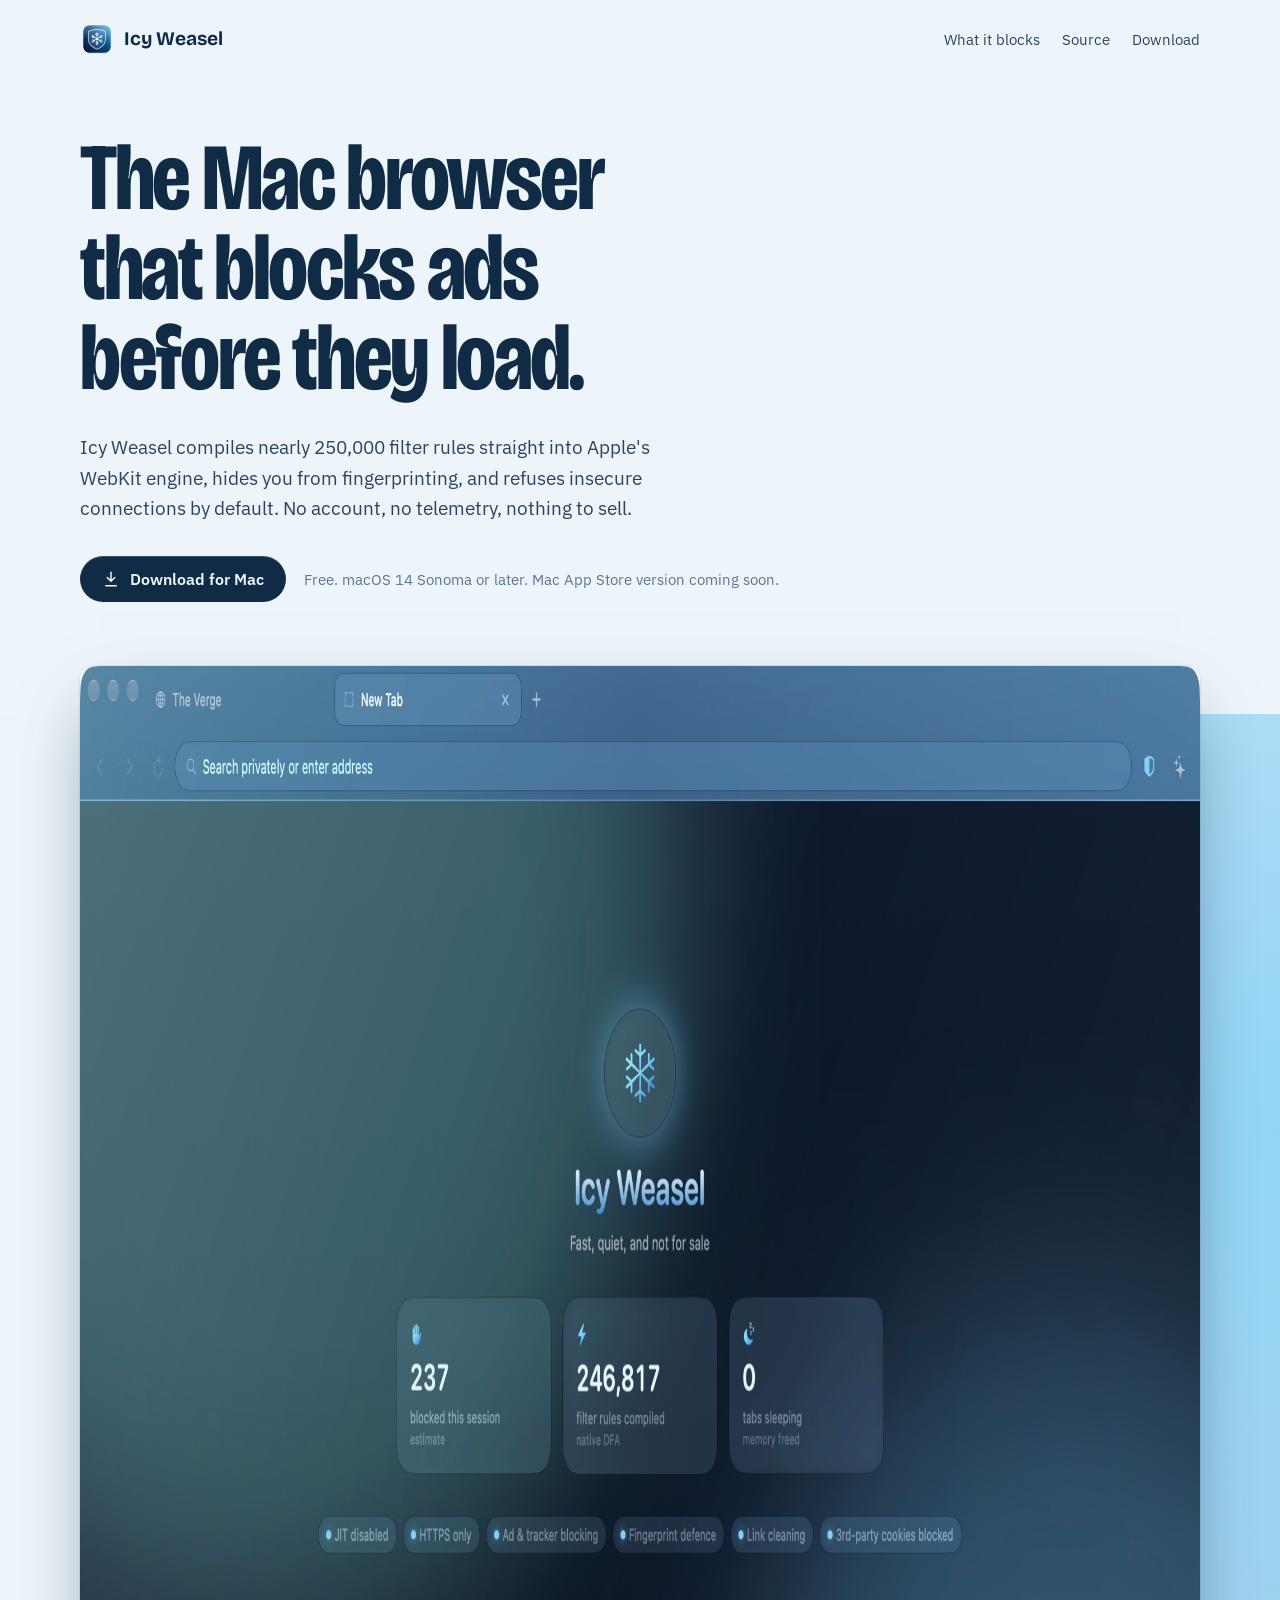
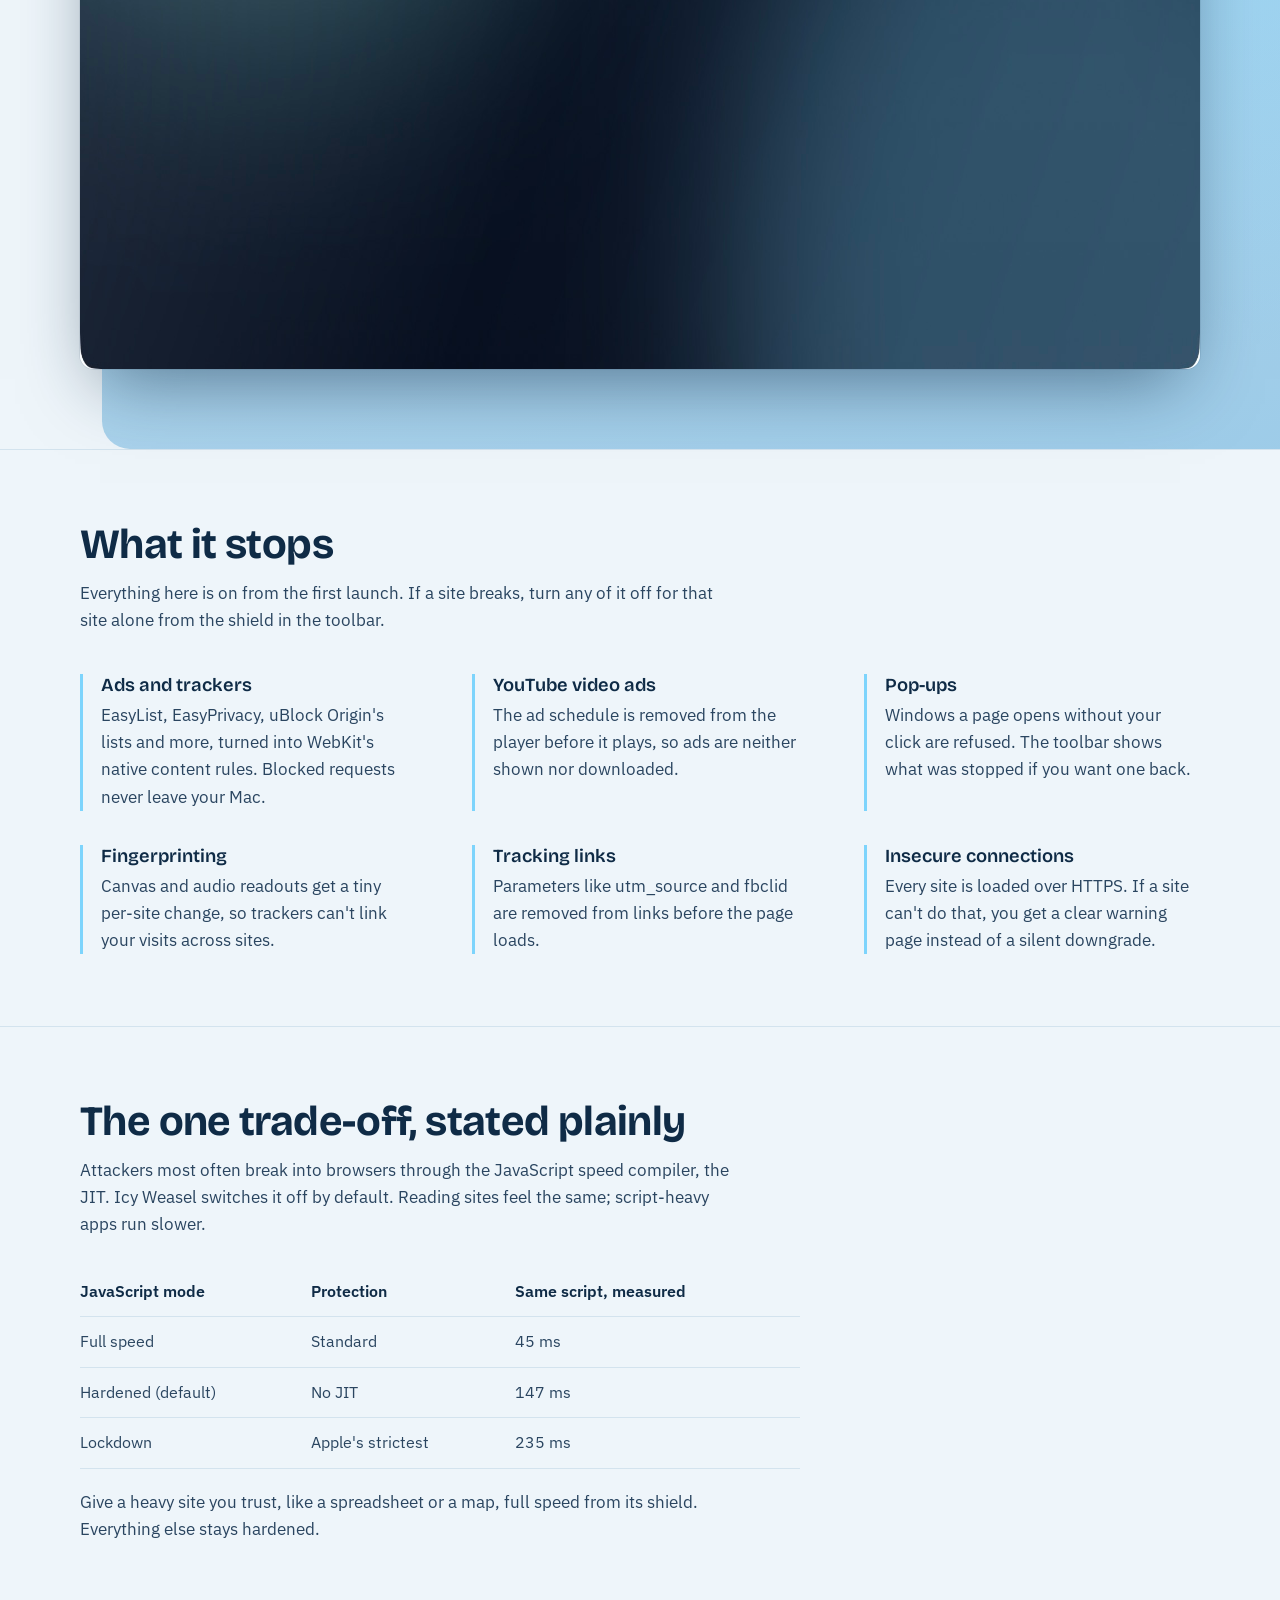
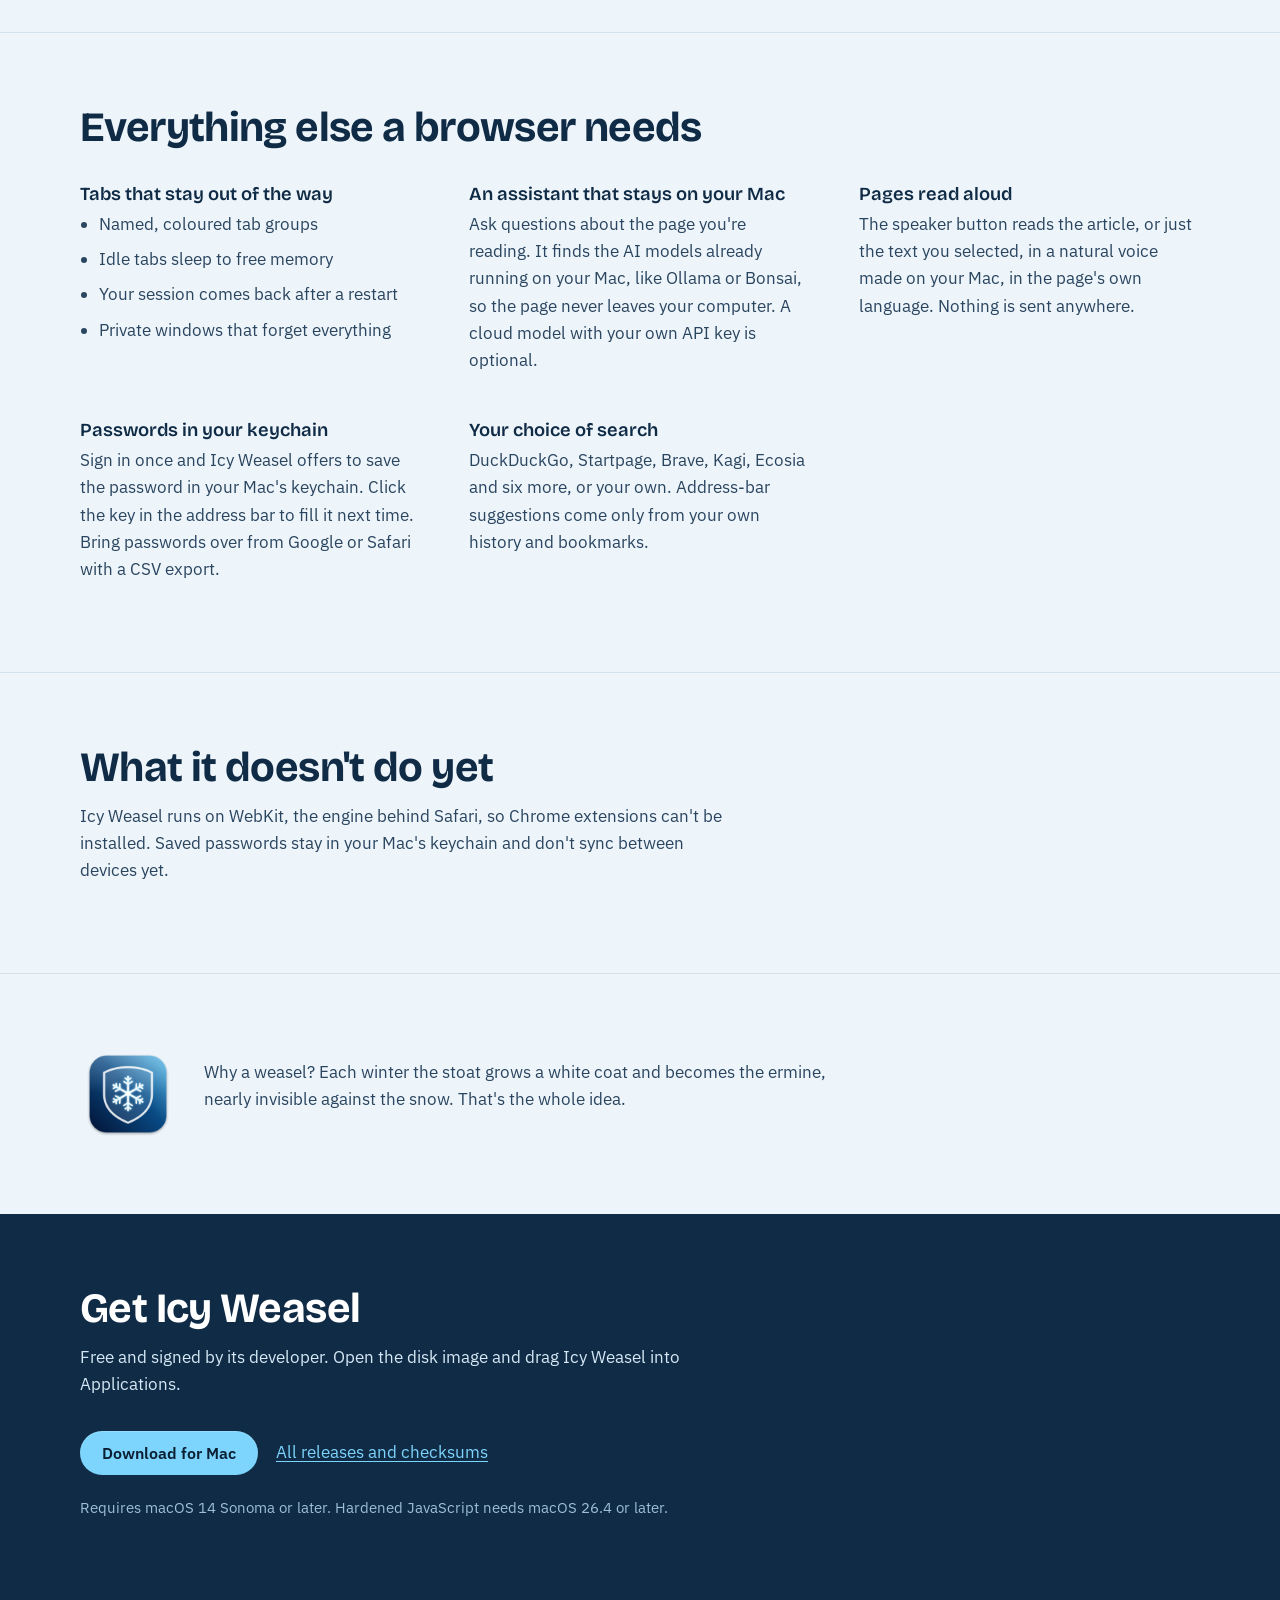
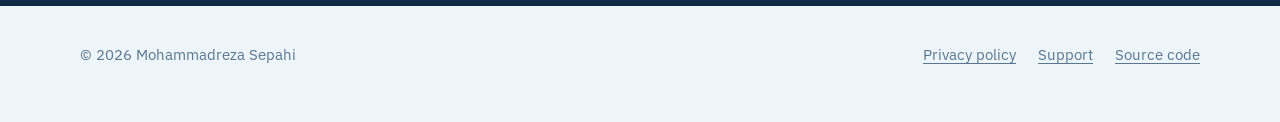
<file: site/index.html>
<!doctype html>
<html lang="en">
<head>
  <meta charset="utf-8">
  <meta name="viewport" content="width=device-width, initial-scale=1">
  <title>Icy Weasel — a private, ad-free browser for Mac</title>
  <meta name="description" content="Icy Weasel is a Mac browser that blocks ads, trackers, pop-ups and fingerprinting before they load. Built on Apple's WebKit. No account, no telemetry.">
  <link rel="icon" href="assets/favicon-64.png">
  <link rel="apple-touch-icon" href="assets/icon-256.png">
  <meta property="og:title" content="Icy Weasel — a private, ad-free browser for Mac">
  <meta property="og:description" content="Blocks ads, trackers, pop-ups and fingerprinting before they load. No account, no telemetry.">
  <meta property="og:image" content="assets/screenshot-newtab.jpg">
  <link rel="preconnect" href="https://fonts.googleapis.com">
  <link rel="preconnect" href="https://fonts.gstatic.com" crossorigin>
  <link href="https://fonts.googleapis.com/css2?family=Bricolage+Grotesque:opsz,wdth,wght@12..96,75..100,600..700&family=IBM+Plex+Sans:wght@400;600&display=swap" rel="stylesheet">
  <link rel="stylesheet" href="style.css">
</head>
<body>
  <header class="site-header">
    <div class="wrap">
      <a class="brand" href="./"><img src="assets/icon-256.png" alt="" width="34" height="34">Icy Weasel</a>
      <nav class="site-nav" aria-label="Main">
        <a href="#stops">What it blocks</a>
        <a href="https://github.com/perseus-sepahi/icy-weasel">Source</a>
        <a href="#download">Download</a>
      </nav>
    </div>
  </header>

  <main>
    <div class="hero">
      <div class="wrap">
        <h1>The Mac browser that blocks ads before they load.</h1>
        <p class="lede">Icy Weasel compiles nearly 250,000 filter rules straight into Apple's WebKit engine, hides you from fingerprinting, and refuses insecure connections by default. No account, no telemetry, nothing to sell.</p>
        <div class="actions">
          <a class="button" href="https://github.com/perseus-sepahi/icy-weasel/releases/latest/download/IcyWeasel.dmg">
            <svg viewBox="0 0 24 24" fill="none" stroke="currentColor" stroke-width="2" stroke-linecap="round" stroke-linejoin="round" aria-hidden="true"><path d="M12 3v12m0 0-5-5m5 5 5-5M5 21h14"/></svg>
            Download for Mac
          </a>
          <span class="quiet">Free. macOS 14 Sonoma or later. Mac App Store version coming soon.</span>
        </div>
      </div>
      <div class="showcase">
        <div class="wrap">
          <img src="assets/screenshot-newtab.jpg" width="2000" height="1303"
               alt="Icy Weasel's new tab page: frosted blue window chrome, a snowflake emblem, and counters for blocked items and compiled filter rules.">
        </div>
      </div>
    </div>

    <section id="stops">
      <div class="wrap">
        <h2>What it stops</h2>
        <p class="measure">Everything here is on from the first launch. If a site breaks, turn any of it off for that site alone from the shield in the toolbar.</p>
        <dl class="stops">
          <div>
            <dt>Ads and trackers</dt>
            <dd>EasyList, EasyPrivacy, uBlock Origin's lists and more, turned into WebKit's native content rules. Blocked requests never leave your Mac.</dd>
          </div>
          <div>
            <dt>YouTube video ads</dt>
            <dd>The ad schedule is removed from the player before it plays, so ads are neither shown nor downloaded.</dd>
          </div>
          <div>
            <dt>Pop-ups</dt>
            <dd>Windows a page opens without your click are refused. The toolbar shows what was stopped if you want one back.</dd>
          </div>
          <div>
            <dt>Fingerprinting</dt>
            <dd>Canvas and audio readouts get a tiny per-site change, so trackers can't link your visits across sites.</dd>
          </div>
          <div>
            <dt>Tracking links</dt>
            <dd>Parameters like utm_source and fbclid are removed from links before the page loads.</dd>
          </div>
          <div>
            <dt>Insecure connections</dt>
            <dd>Every site is loaded over HTTPS. If a site can't do that, you get a clear warning page instead of a silent downgrade.</dd>
          </div>
        </dl>
      </div>
    </section>

    <section class="tradeoff">
      <div class="wrap">
        <h2>The one trade-off, stated plainly</h2>
        <p class="measure">Attackers most often break into browsers through the JavaScript speed compiler, the JIT. Icy Weasel switches it off by default. Reading sites feel the same; script-heavy apps run slower.</p>
        <table>
          <thead><tr><th scope="col">JavaScript mode</th><th scope="col">Protection</th><th scope="col">Same script, measured</th></tr></thead>
          <tbody>
            <tr><td>Full speed</td><td>Standard</td><td>45 ms</td></tr>
            <tr><td>Hardened (default)</td><td>No JIT</td><td>147 ms</td></tr>
            <tr><td>Lockdown</td><td>Apple's strictest</td><td>235 ms</td></tr>
          </tbody>
        </table>
        <p class="measure">Give a heavy site you trust, like a spreadsheet or a map, full speed from its shield. Everything else stays hardened.</p>
      </div>
    </section>

    <section>
      <div class="wrap">
        <h2>Everything else a browser needs</h2>
        <div class="columns">
          <div>
            <h3>Tabs that stay out of the way</h3>
            <ul>
              <li>Named, coloured tab groups</li>
              <li>Idle tabs sleep to free memory</li>
              <li>Your session comes back after a restart</li>
              <li>Private windows that forget everything</li>
            </ul>
          </div>
          <div>
            <h3>An assistant that stays on your Mac</h3>
            <p>Ask questions about the page you're reading. It finds the AI models already running on your Mac, like Ollama or Bonsai, so the page never leaves your computer. A cloud model with your own API key is optional.</p>
          </div>
          <div>
            <h3>Pages read aloud</h3>
            <p>The speaker button reads the article, or just the text you selected, in a natural voice made on your Mac, in the page's own language. Nothing is sent anywhere.</p>
          </div>
          <div>
            <h3>Passwords in your keychain</h3>
            <p>Sign in once and Icy Weasel offers to save the password in your Mac's keychain. Click the key in the address bar to fill it next time. Bring passwords over from Google or Safari with a CSV export.</p>
          </div>
          <div>
            <h3>Your choice of search</h3>
            <p>DuckDuckGo, Startpage, Brave, Kagi, Ecosia and six more, or your own. Address-bar suggestions come only from your own history and bookmarks.</p>
          </div>
        </div>
      </div>
    </section>

    <section>
      <div class="wrap">
        <h2>What it doesn't do yet</h2>
        <p class="measure">Icy Weasel runs on WebKit, the engine behind Safari, so Chrome extensions can't be installed. Saved passwords stay in your Mac's keychain and don't sync between devices yet.</p>
      </div>
    </section>

    <section>
      <div class="wrap ermine">
        <img src="assets/icon-256.png" alt="" width="96" height="96">
        <p class="measure">Why a weasel? Each winter the stoat grows a white coat and becomes the ermine, nearly invisible against the snow. That's the whole idea.</p>
      </div>
    </section>

    <section class="download" id="download">
      <div class="wrap">
        <h2>Get Icy Weasel</h2>
        <p class="measure">Free and signed by its developer. Open the disk image and drag Icy Weasel into Applications.</p>
        <div class="actions">
          <a class="button" href="https://github.com/perseus-sepahi/icy-weasel/releases/latest/download/IcyWeasel.dmg">Download for Mac</a>
          <a href="https://github.com/perseus-sepahi/icy-weasel/releases">All releases and checksums</a>
        </div>
        <p class="quiet" style="margin-top:20px">Requires macOS 14 Sonoma or later. Hardened JavaScript needs macOS 26.4 or later.</p>
      </div>
    </section>
  </main>

  <footer class="site-footer">
    <div class="wrap">
      <span>© 2026 Mohammadreza Sepahi</span>
      <nav aria-label="Footer">
        <a href="privacy.html">Privacy policy</a>
        <a href="support.html">Support</a>
        <a href="https://github.com/perseus-sepahi/icy-weasel">Source code</a>
      </nav>
    </div>
  </footer>
</body>
</html>
</file>
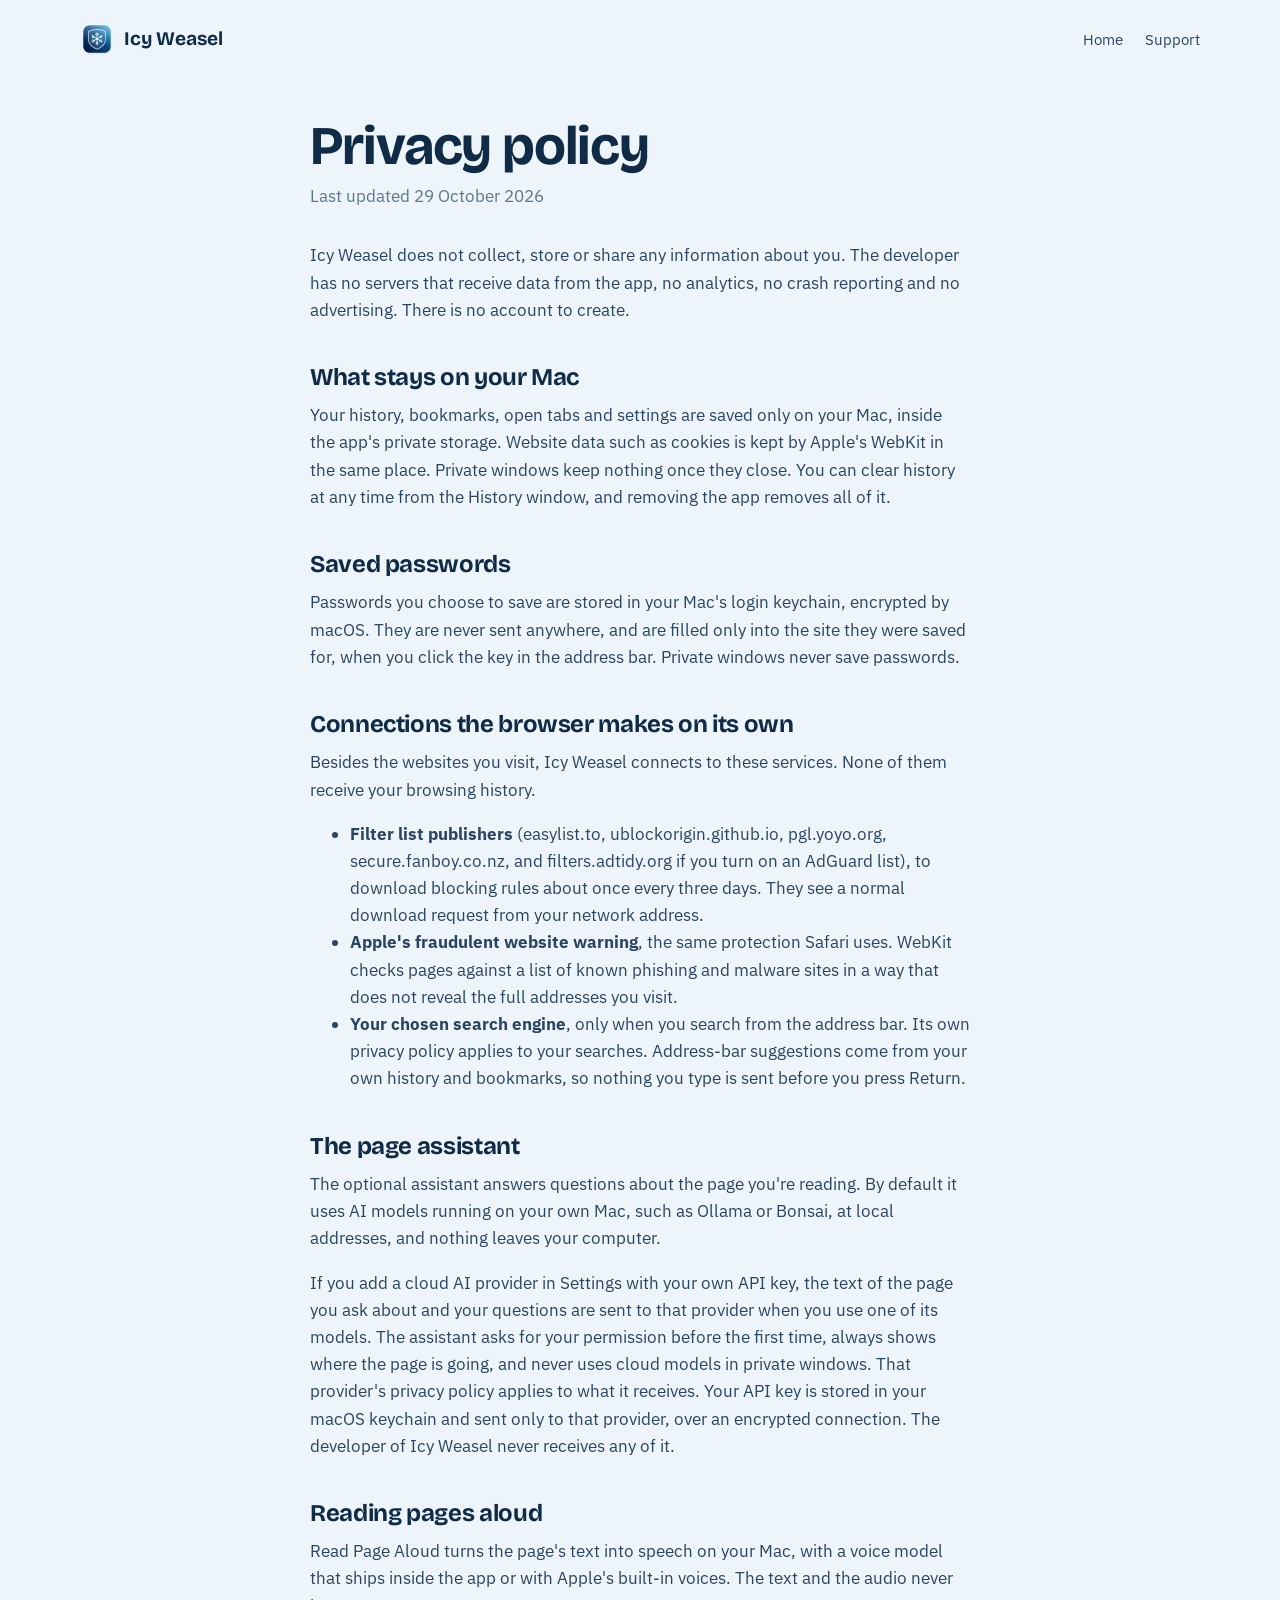
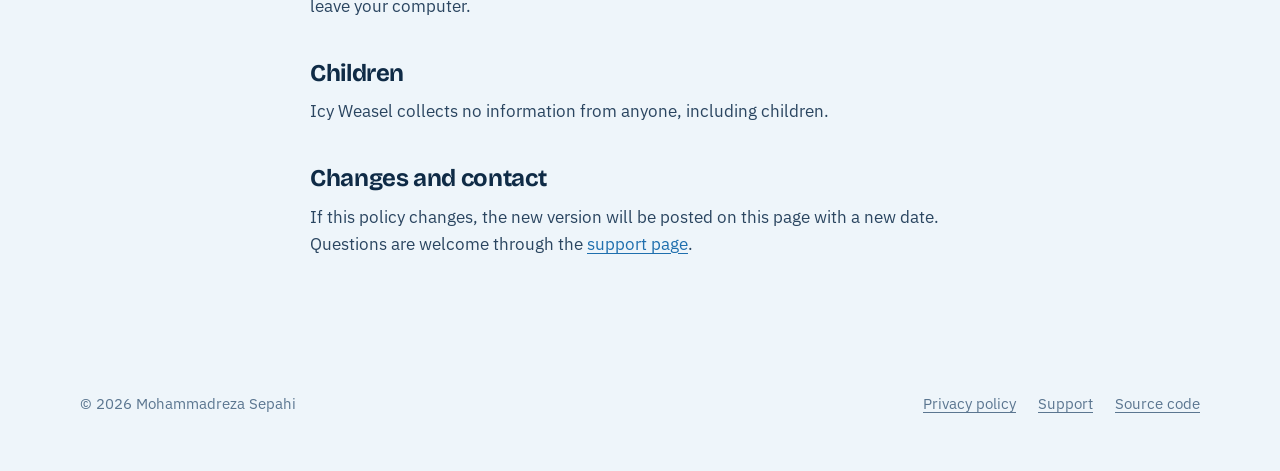
<file: site/privacy.html>
<!doctype html>
<html lang="en">
<head>
  <meta charset="utf-8">
  <meta name="viewport" content="width=device-width, initial-scale=1">
  <title>Privacy policy — Icy Weasel</title>
  <meta name="description" content="Icy Weasel collects no data. What stays on your Mac, and the few connections the browser makes on its own.">
  <link rel="icon" href="assets/favicon-64.png">
  <link rel="preconnect" href="https://fonts.googleapis.com">
  <link rel="preconnect" href="https://fonts.gstatic.com" crossorigin>
  <link href="https://fonts.googleapis.com/css2?family=Bricolage+Grotesque:opsz,wdth,wght@12..96,75..100,600..700&family=IBM+Plex+Sans:wght@400;600&display=swap" rel="stylesheet">
  <link rel="stylesheet" href="style.css">
</head>
<body>
  <header class="site-header">
    <div class="wrap">
      <a class="brand" href="./"><img src="assets/icon-256.png" alt="" width="34" height="34">Icy Weasel</a>
      <nav class="site-nav" aria-label="Main">
        <a href="./">Home</a>
        <a href="support.html">Support</a>
      </nav>
    </div>
  </header>

  <main class="doc">
    <div class="wrap measure">
      <h1>Privacy policy</h1>
      <p class="updated">Last updated 29 October 2026</p>

      <p>Icy Weasel does not collect, store or share any information about you. The developer has no servers that receive data from the app, no analytics, no crash reporting and no advertising. There is no account to create.</p>

      <h2>What stays on your Mac</h2>
      <p>Your history, bookmarks, open tabs and settings are saved only on your Mac, inside the app's private storage. Website data such as cookies is kept by Apple's WebKit in the same place. Private windows keep nothing once they close. You can clear history at any time from the History window, and removing the app removes all of it.</p>

      <h2>Saved passwords</h2>
      <p>Passwords you choose to save are stored in your Mac's login keychain, encrypted by macOS. They are never sent anywhere, and are filled only into the site they were saved for, when you click the key in the address bar. Private windows never save passwords.</p>

      <h2>Connections the browser makes on its own</h2>
      <p>Besides the websites you visit, Icy Weasel connects to these services. None of them receive your browsing history.</p>
      <ul>
        <li><strong>Filter list publishers</strong> (easylist.to, ublockorigin.github.io, pgl.yoyo.org, secure.fanboy.co.nz, and filters.adtidy.org if you turn on an AdGuard list), to download blocking rules about once every three days. They see a normal download request from your network address.</li>
        <li><strong>Apple's fraudulent website warning</strong>, the same protection Safari uses. WebKit checks pages against a list of known phishing and malware sites in a way that does not reveal the full addresses you visit.</li>
        <li><strong>Your chosen search engine</strong>, only when you search from the address bar. Its own privacy policy applies to your searches. Address-bar suggestions come from your own history and bookmarks, so nothing you type is sent before you press Return.</li>
      </ul>

      <h2>The page assistant</h2>
      <p>The optional assistant answers questions about the page you're reading. By default it uses AI models running on your own Mac, such as Ollama or Bonsai, at local addresses, and nothing leaves your computer.</p>
      <p>If you add a cloud AI provider in Settings with your own API key, the text of the page you ask about and your questions are sent to that provider when you use one of its models. The assistant asks for your permission before the first time, always shows where the page is going, and never uses cloud models in private windows. That provider's privacy policy applies to what it receives. Your API key is stored in your macOS keychain and sent only to that provider, over an encrypted connection. The developer of Icy Weasel never receives any of it.</p>

      <h2>Reading pages aloud</h2>
      <p>Read Page Aloud turns the page's text into speech on your Mac, with a voice model that ships inside the app or with Apple's built-in voices. The text and the audio never leave your computer.</p>

      <h2>Children</h2>
      <p>Icy Weasel collects no information from anyone, including children.</p>

      <h2>Changes and contact</h2>
      <p>If this policy changes, the new version will be posted on this page with a new date. Questions are welcome through the <a href="support.html">support page</a>.</p>
    </div>
  </main>

  <footer class="site-footer">
    <div class="wrap">
      <span>© 2026 Mohammadreza Sepahi</span>
      <nav aria-label="Footer">
        <a href="privacy.html">Privacy policy</a>
        <a href="support.html">Support</a>
        <a href="https://github.com/perseus-sepahi/icy-weasel">Source code</a>
      </nav>
    </div>
  </footer>
</body>
</html>
</file>
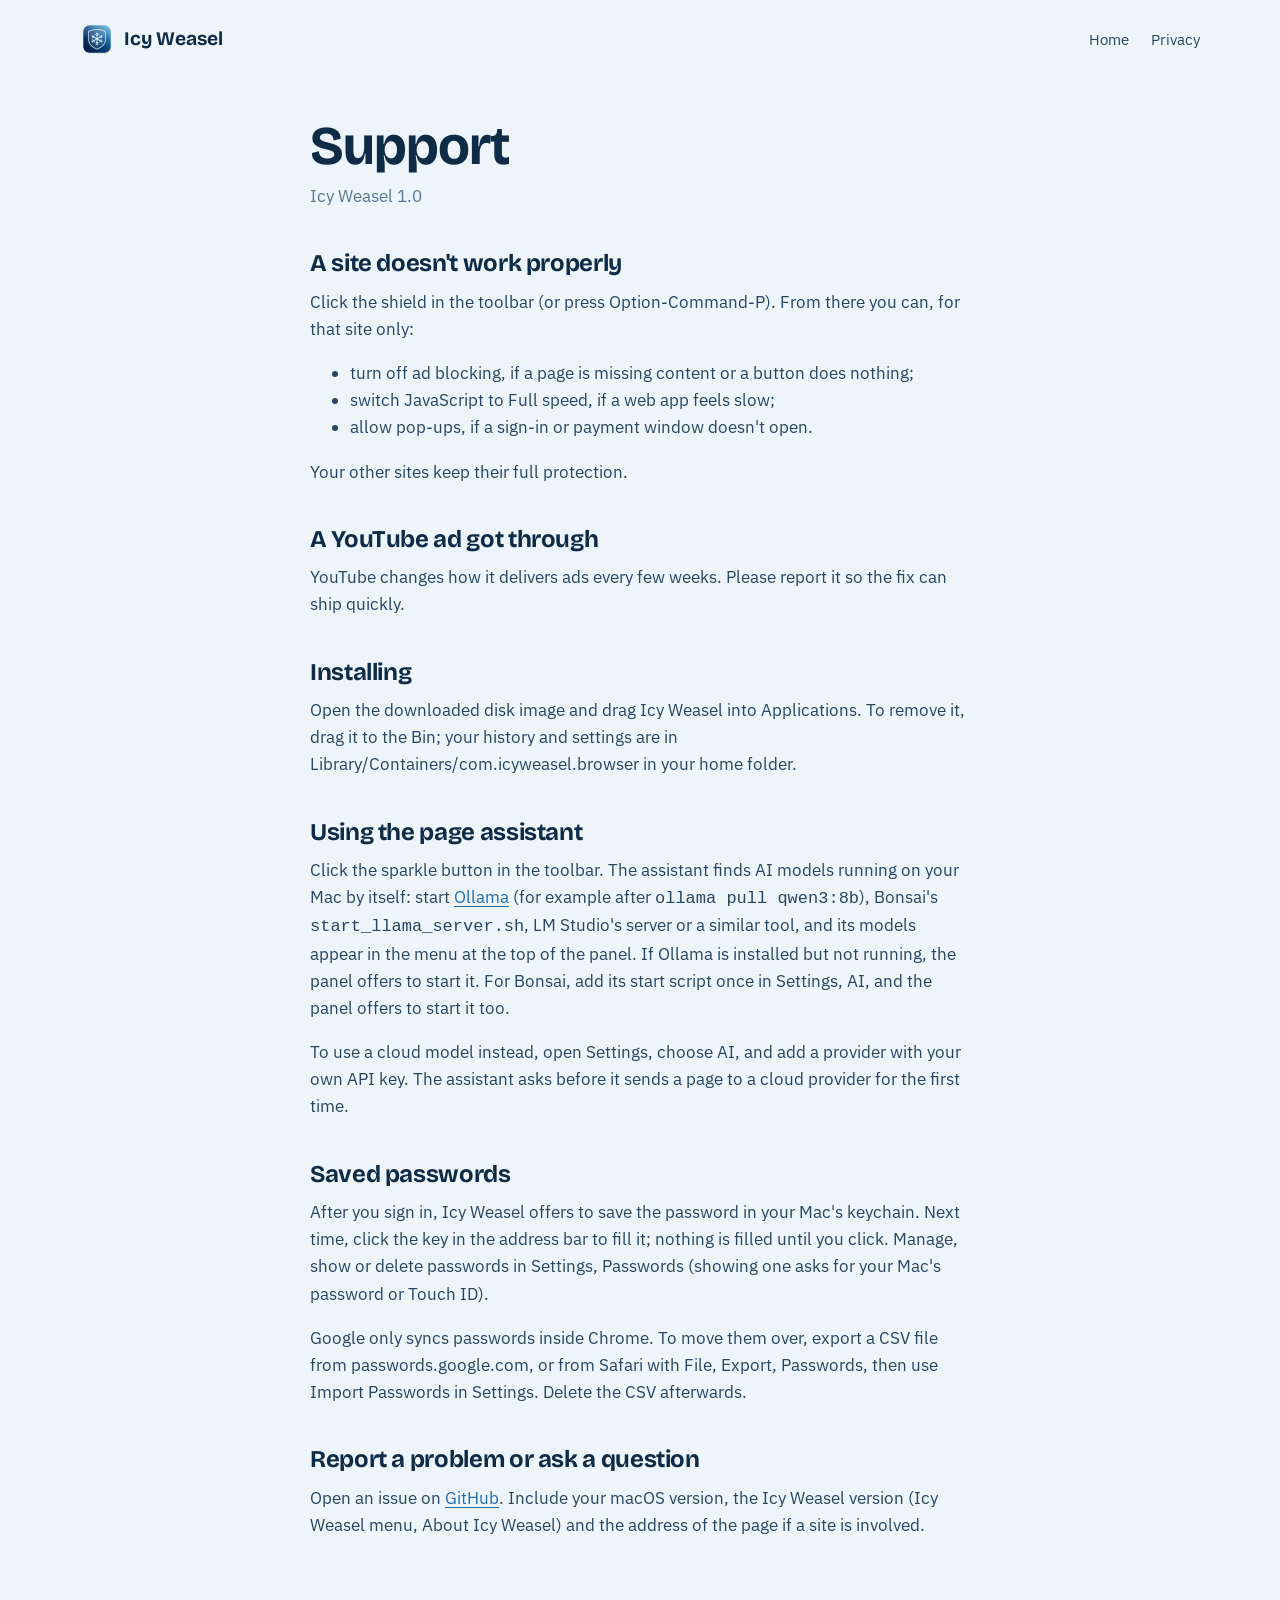
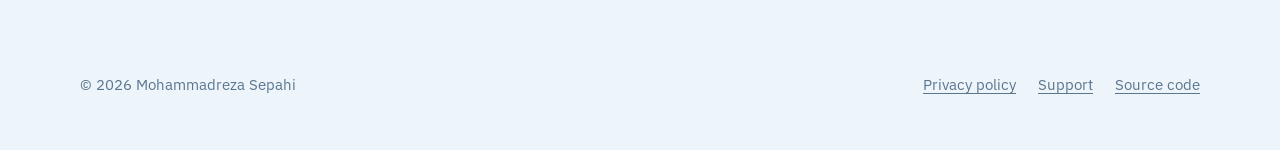
<file: site/support.html>
<!doctype html>
<html lang="en">
<head>
  <meta charset="utf-8">
  <meta name="viewport" content="width=device-width, initial-scale=1">
  <title>Support — Icy Weasel</title>
  <meta name="description" content="Help with Icy Weasel: fixing a site that breaks, installing, and reporting problems.">
  <link rel="icon" href="assets/favicon-64.png">
  <link rel="preconnect" href="https://fonts.googleapis.com">
  <link rel="preconnect" href="https://fonts.gstatic.com" crossorigin>
  <link href="https://fonts.googleapis.com/css2?family=Bricolage+Grotesque:opsz,wdth,wght@12..96,75..100,600..700&family=IBM+Plex+Sans:wght@400;600&display=swap" rel="stylesheet">
  <link rel="stylesheet" href="style.css">
</head>
<body>
  <header class="site-header">
    <div class="wrap">
      <a class="brand" href="./"><img src="assets/icon-256.png" alt="" width="34" height="34">Icy Weasel</a>
      <nav class="site-nav" aria-label="Main">
        <a href="./">Home</a>
        <a href="privacy.html">Privacy</a>
      </nav>
    </div>
  </header>

  <main class="doc">
    <div class="wrap measure">
      <h1>Support</h1>
      <p class="updated">Icy Weasel 1.0</p>

      <h2>A site doesn't work properly</h2>
      <p>Click the shield in the toolbar (or press Option-Command-P). From there you can, for that site only:</p>
      <ul>
        <li>turn off ad blocking, if a page is missing content or a button does nothing;</li>
        <li>switch JavaScript to Full speed, if a web app feels slow;</li>
        <li>allow pop-ups, if a sign-in or payment window doesn't open.</li>
      </ul>
      <p>Your other sites keep their full protection.</p>

      <h2>A YouTube ad got through</h2>
      <p>YouTube changes how it delivers ads every few weeks. Please report it so the fix can ship quickly.</p>

      <h2>Installing</h2>
      <p>Open the downloaded disk image and drag Icy Weasel into Applications. To remove it, drag it to the Bin; your history and settings are in Library/Containers/com.icyweasel.browser in your home folder.</p>

      <h2>Using the page assistant</h2>
      <p>Click the sparkle button in the toolbar. The assistant finds AI models running on your Mac by itself: start <a href="https://ollama.com">Ollama</a> (for example after <code>ollama pull qwen3:8b</code>), Bonsai's <code>start_llama_server.sh</code>, LM Studio's server or a similar tool, and its models appear in the menu at the top of the panel. If Ollama is installed but not running, the panel offers to start it. For Bonsai, add its start script once in Settings, AI, and the panel offers to start it too.</p>
      <p>To use a cloud model instead, open Settings, choose AI, and add a provider with your own API key. The assistant asks before it sends a page to a cloud provider for the first time.</p>

      <h2>Saved passwords</h2>
      <p>After you sign in, Icy Weasel offers to save the password in your Mac's keychain. Next time, click the key in the address bar to fill it; nothing is filled until you click. Manage, show or delete passwords in Settings, Passwords (showing one asks for your Mac's password or Touch ID).</p>
      <p>Google only syncs passwords inside Chrome. To move them over, export a CSV file from passwords.google.com, or from Safari with File, Export, Passwords, then use Import Passwords in Settings. Delete the CSV afterwards.</p>

      <h2>Report a problem or ask a question</h2>
      <p>Open an issue on <a href="https://github.com/perseus-sepahi/icy-weasel/issues">GitHub</a>. Include your macOS version, the Icy Weasel version (Icy Weasel menu, About Icy Weasel) and the address of the page if a site is involved.</p>
    </div>
  </main>

  <footer class="site-footer">
    <div class="wrap">
      <span>© 2026 Mohammadreza Sepahi</span>
      <nav aria-label="Footer">
        <a href="privacy.html">Privacy policy</a>
        <a href="support.html">Support</a>
        <a href="https://github.com/perseus-sepahi/icy-weasel">Source code</a>
      </nav>
    </div>
  </footer>
</body>
</html>
</file>
<file: site/style.css>
/* Icy Weasel — the app's own palette: glacier navy, ice, aurora on frost. */
:root {
  --frost: #eef5fa;
  --snow: #ffffff;
  --glacier: #0f2b46;
  --ink: #2a4560;
  --muted: #5b7690;
  --ice: #7dd4fc;
  --deep-ice: #1f6fae;
  --aurora: #8cf2e6;
  --rule: #d3e3ee;
  --display: "Bricolage Grotesque", "Avenir Next", system-ui, sans-serif;
  --body: "IBM Plex Sans", -apple-system, system-ui, sans-serif;
  color-scheme: light;
}

@media (prefers-color-scheme: dark) {
  :root {
    --frost: #0b1f33;
    --snow: #10283f;
    --glacier: #e6f3fb;
    --ink: #c3d7e6;
    --muted: #8ca8bf;
    --deep-ice: #7dd4fc;
    --rule: #1d3a55;
    color-scheme: dark;
  }
}

* { box-sizing: border-box; }

html { -webkit-text-size-adjust: 100%; }

body {
  margin: 0;
  background: var(--frost);
  color: var(--ink);
  font: 400 1.0625rem/1.6 var(--body);
}

img { max-width: 100%; display: block; }

a { color: var(--deep-ice); text-underline-offset: 0.18em; }
a:hover { text-decoration-thickness: 2px; }

:focus-visible { outline: 3px solid var(--ice); outline-offset: 3px; border-radius: 4px; }

.wrap { width: min(1120px, 100% - 32px); margin-inline: auto; }
.measure { max-width: 66ch; }

/* Header */
.site-header { padding: 22px 0; }
.site-header .wrap { display: flex; align-items: center; justify-content: space-between; gap: 16px; }
.brand { display: flex; align-items: center; gap: 10px; color: var(--glacier); text-decoration: none;
  font: 700 1.2rem/1 var(--display); }
.brand img { width: 34px; height: 34px; }
.site-nav { display: flex; gap: 22px; font-size: 0.95rem; }
.site-nav a { color: var(--ink); text-decoration: none; }
.site-nav a:hover { color: var(--deep-ice); }

/* Hero: the one loud thing. A huge, tight headline over the real app. */
.hero { padding: 56px 0 0; }
.hero h1 {
  margin: 0;
  color: var(--glacier);
  font: 700 clamp(2.6rem, 7.4vw, 6rem)/0.95 var(--display);
  font-stretch: 80%;
  letter-spacing: -0.025em;
  max-width: 14ch;
}
.hero .lede { margin: 28px 0 0; font-size: 1.2rem; max-width: 56ch; }

.actions { display: flex; flex-wrap: wrap; align-items: center; gap: 14px 18px; margin-top: 32px; }
.button {
  display: inline-flex; align-items: center; gap: 10px;
  padding: 14px 22px; border-radius: 999px;
  background: var(--glacier); color: var(--frost);
  font: 600 1rem/1 var(--body); text-decoration: none;
  box-shadow: inset 0 1px 0 rgba(255, 255, 255, 0.18);
}
.button:hover { background: var(--deep-ice); color: var(--snow); text-decoration: none; }
@media (prefers-color-scheme: dark) { .button:hover { color: #0b1f33; } }
.button svg { width: 18px; height: 18px; }
.quiet { color: var(--muted); font-size: 0.95rem; }

/* The screenshot sits on a pane of frosted ice that runs off the right edge. */
.showcase { position: relative; margin-top: 64px; padding: 0 0 80px; }
.showcase::before {
  content: ""; position: absolute; inset: 48px -10vw 0 8%;
  border-radius: 28px 0 0 28px;
  background:
    radial-gradient(60% 80% at 20% 10%, rgba(140, 242, 230, 0.55), transparent 70%),
    radial-gradient(70% 90% at 90% 30%, rgba(125, 212, 252, 0.6), transparent 70%),
    linear-gradient(160deg, #cfe8f7, #9ccbe8);
}
@media (prefers-color-scheme: dark) {
  .showcase::before {
    background:
      radial-gradient(60% 80% at 20% 10%, rgba(140, 242, 230, 0.18), transparent 70%),
      radial-gradient(70% 90% at 90% 30%, rgba(125, 212, 252, 0.22), transparent 70%),
      linear-gradient(160deg, #15385a, #0d2a45);
  }
}
.showcase img {
  position: relative; border-radius: 14px;
  box-shadow: 0 30px 70px -20px rgba(15, 43, 70, 0.55), 0 0 0 1px rgba(15, 43, 70, 0.08);
}

/* Sections */
section { padding: 72px 0; border-top: 1px solid var(--rule); }
h2 { margin: 0 0 12px; color: var(--glacier); font: 700 clamp(1.8rem, 3.6vw, 2.6rem)/1.1 var(--display);
  letter-spacing: -0.015em; }
h3 { margin: 0 0 4px; color: var(--glacier); font: 600 1.15rem/1.3 var(--display); }
p { margin: 0 0 1em; }

/* What it stops: a two-column definition list, not a card grid. */
.stops { display: grid; grid-template-columns: repeat(auto-fit, minmax(300px, 1fr)); gap: 34px 56px; margin: 40px 0 0; }
.stops div { padding-left: 18px; border-left: 3px solid var(--ice); }
.stops dt { color: var(--glacier); font: 600 1.15rem/1.3 var(--display); margin-bottom: 4px; }
.stops dd { margin: 0; }

/* The trade-off: the honest part, set as a plain table. */
.tradeoff table { width: 100%; max-width: 720px; border-collapse: collapse; margin: 28px 0 20px; font-size: 1rem; }
.tradeoff th, .tradeoff td { text-align: left; padding: 12px 14px 12px 0; border-bottom: 1px solid var(--rule); }
.tradeoff th { color: var(--glacier); font-weight: 600; }
.tradeoff td:last-child { font-variant-numeric: tabular-nums; }

.columns { display: grid; grid-template-columns: repeat(auto-fit, minmax(260px, 1fr)); gap: 28px 48px; margin-top: 32px; }
.columns ul { margin: 0; padding-left: 1.1em; }
.columns li { margin-bottom: 8px; }

/* Ermine note */
.ermine { display: grid; grid-template-columns: 96px 1fr; gap: 28px; align-items: center; }
.ermine img { width: 96px; height: 96px; }
@media (max-width: 560px) { .ermine { grid-template-columns: 1fr; } }

/* Download band */
.download { background: var(--glacier); color: #d6e8f5; border-top: 0; }
.download h2 { color: var(--snow); }
@media (prefers-color-scheme: dark) { .download { background: #071626; } .download h2 { color: #e6f3fb; } }
.download .button { background: var(--ice); color: #0b1f33; }
.download .button:hover { background: var(--aurora); color: #0b1f33; }
.download a:not(.button) { color: var(--ice); }
.download .quiet { color: #9fbdd3; }

/* Footer */
.site-footer { padding: 36px 0 56px; font-size: 0.95rem; color: var(--muted); }
.site-footer .wrap { display: flex; flex-wrap: wrap; justify-content: space-between; gap: 16px; }
.site-footer nav { display: flex; flex-wrap: wrap; gap: 22px; }
.site-footer a { color: var(--muted); }

/* Policy pages */
.doc { padding: 40px 0 80px; }
.doc h1 { color: var(--glacier); font: 700 clamp(2.2rem, 5vw, 3.4rem)/1.05 var(--display); margin: 0 0 8px; letter-spacing: -0.02em; }
.doc h2 { font-size: 1.5rem; margin-top: 40px; }
.doc .updated { color: var(--muted); margin-bottom: 32px; }

@media (max-width: 640px) {
  .site-nav { gap: 14px; font-size: 0.9rem; }
  .hero { padding-top: 28px; }
  section { padding: 56px 0; }
  .showcase { margin-top: 44px; padding-bottom: 56px; }
  .showcase::before { inset: 28px -16px 0 12%; }
}

@media (prefers-reduced-motion: no-preference) {
  .showcase img { animation: settle 900ms cubic-bezier(.2, .7, .2, 1) both 150ms; }
  @keyframes settle { from { opacity: 0; transform: translateY(18px); } to { opacity: 1; transform: none; } }
}
</file>
